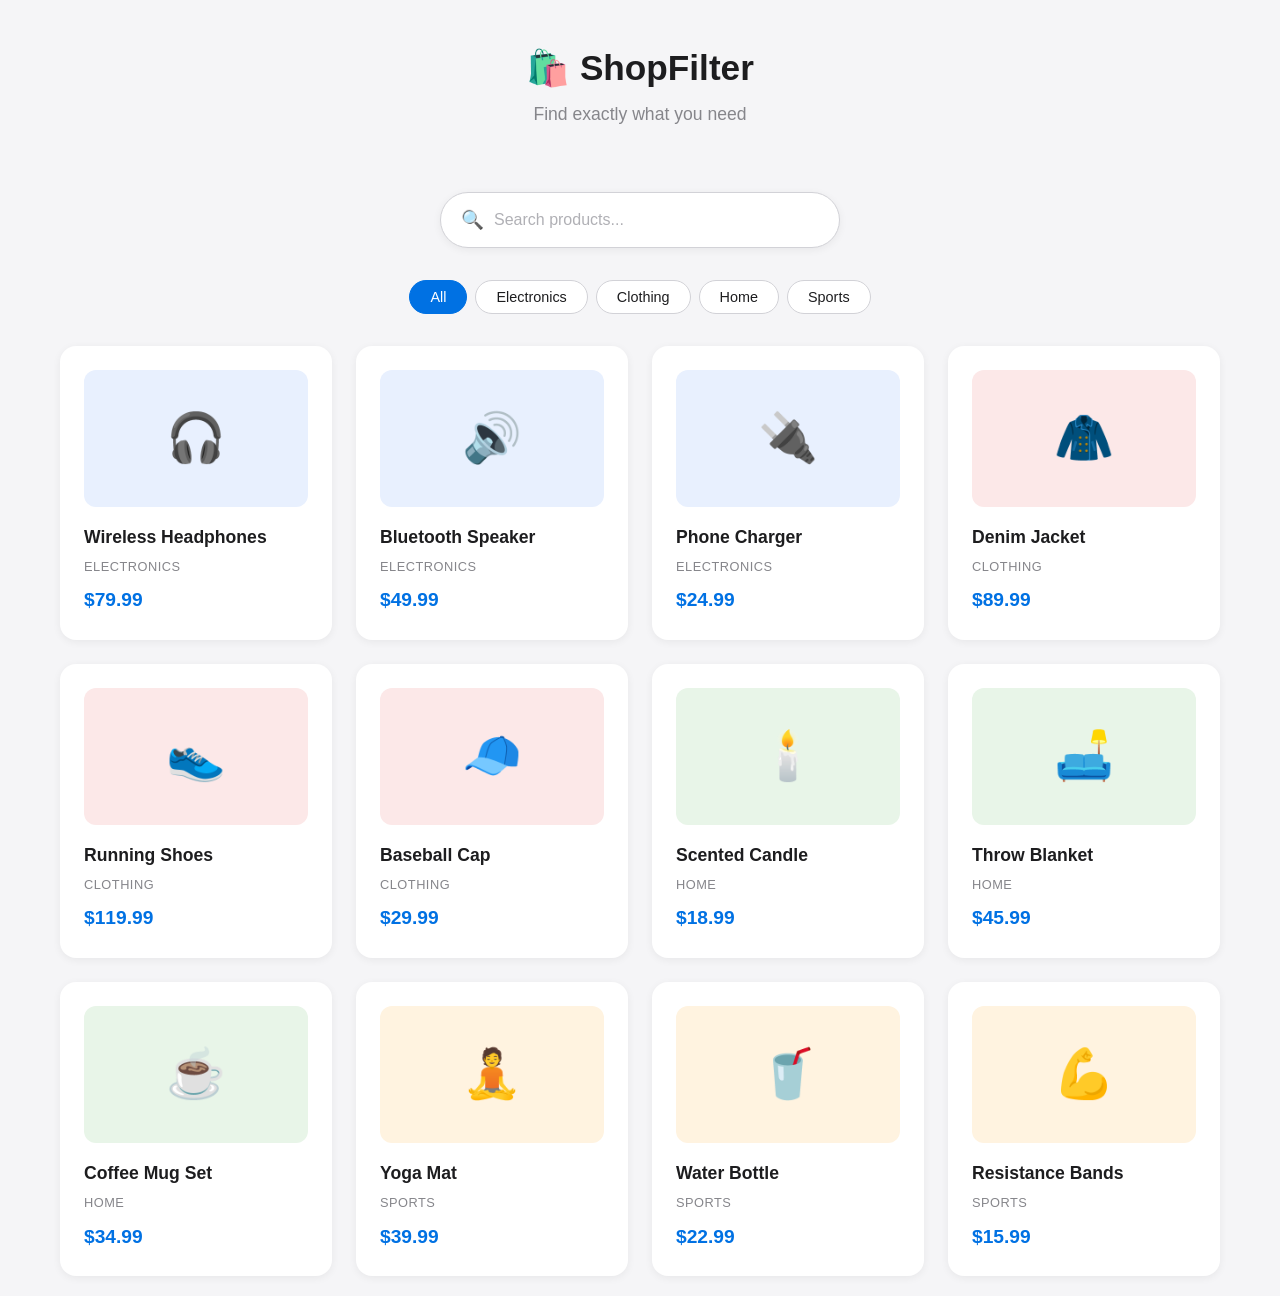
<file: index.html>
<!DOCTYPE html>
<html lang="en">
<head>
    <meta charset="UTF-8">
    <meta name="viewport" content="width=device-width, initial-scale=1.0">
    <title>Product Filter Shop</title>
    <link rel="stylesheet" href="styles.css">
</head>
<body>
    <header>
        <h1>🛍️ ShopFilter</h1>
        <p class="subtitle">Find exactly what you need</p>
    </header>

    <main>
        <div class="search-container">
            <span class="search-icon" aria-hidden="true">🔍</span>
            <input type="text" id="search-input" placeholder="Search products..." aria-label="Search products">
        </div>

        <div class="filter-buttons">
            <button class="filter-btn active" data-category="all">All</button>
            <button class="filter-btn" data-category="electronics">Electronics</button>
            <button class="filter-btn" data-category="clothing">Clothing</button>
            <button class="filter-btn" data-category="home">Home</button>
            <button class="filter-btn" data-category="sports">Sports</button>
        </div>

        <div id="no-results" hidden>
            <span class="no-results-icon">🔍</span>
            <p>No products found. Try a different search or category.</p>
        </div>

        <div class="products-grid">

            <div class="product-card" data-category="electronics" data-name="Wireless Headphones" data-price="79.99">
                <div class="card-image electronics" aria-hidden="true">🎧</div>
                <h3>Wireless Headphones</h3>
                <p class="category-tag">Electronics</p>
                <p class="price">$79.99</p>
            </div>

            <div class="product-card" data-category="electronics" data-name="Bluetooth Speaker" data-price="49.99">
                <div class="card-image electronics" aria-hidden="true">🔊</div>
                <h3>Bluetooth Speaker</h3>
                <p class="category-tag">Electronics</p>
                <p class="price">$49.99</p>
            </div>

            <div class="product-card" data-category="electronics" data-name="Phone Charger" data-price="24.99">
                <div class="card-image electronics" aria-hidden="true">🔌</div>
                <h3>Phone Charger</h3>
                <p class="category-tag">Electronics</p>
                <p class="price">$24.99</p>
            </div>

            <div class="product-card" data-category="clothing" data-name="Denim Jacket" data-price="89.99">
                <div class="card-image clothing" aria-hidden="true">🧥</div>
                <h3>Denim Jacket</h3>
                <p class="category-tag">Clothing</p>
                <p class="price">$89.99</p>
            </div>

            <div class="product-card" data-category="clothing" data-name="Running Shoes" data-price="119.99">
                <div class="card-image clothing" aria-hidden="true">👟</div>
                <h3>Running Shoes</h3>
                <p class="category-tag">Clothing</p>
                <p class="price">$119.99</p>
            </div>

            <div class="product-card" data-category="clothing" data-name="Baseball Cap" data-price="29.99">
                <div class="card-image clothing" aria-hidden="true">🧢</div>
                <h3>Baseball Cap</h3>
                <p class="category-tag">Clothing</p>
                <p class="price">$29.99</p>
            </div>

            <div class="product-card" data-category="home" data-name="Scented Candle" data-price="18.99">
                <div class="card-image home" aria-hidden="true">🕯️</div>
                <h3>Scented Candle</h3>
                <p class="category-tag">Home</p>
                <p class="price">$18.99</p>
            </div>

            <div class="product-card" data-category="home" data-name="Throw Blanket" data-price="45.99">
                <div class="card-image home" aria-hidden="true">🛋️</div>
                <h3>Throw Blanket</h3>
                <p class="category-tag">Home</p>
                <p class="price">$45.99</p>
            </div>

            <div class="product-card" data-category="home" data-name="Coffee Mug Set" data-price="34.99">
                <div class="card-image home" aria-hidden="true">☕</div>
                <h3>Coffee Mug Set</h3>
                <p class="category-tag">Home</p>
                <p class="price">$34.99</p>
            </div>

            <div class="product-card" data-category="sports" data-name="Yoga Mat" data-price="39.99">
                <div class="card-image sports" aria-hidden="true">🧘</div>
                <h3>Yoga Mat</h3>
                <p class="category-tag">Sports</p>
                <p class="price">$39.99</p>
            </div>

            <div class="product-card" data-category="sports" data-name="Water Bottle" data-price="22.99">
                <div class="card-image sports" aria-hidden="true">🥤</div>
                <h3>Water Bottle</h3>
                <p class="category-tag">Sports</p>
                <p class="price">$22.99</p>
            </div>

            <div class="product-card" data-category="sports" data-name="Resistance Bands" data-price="15.99">
                <div class="card-image sports" aria-hidden="true">💪</div>
                <h3>Resistance Bands</h3>
                <p class="category-tag">Sports</p>
                <p class="price">$15.99</p>
            </div>

        </div>
    </main>

    <script src="script.js"></script>
</body>
</html>
</file>
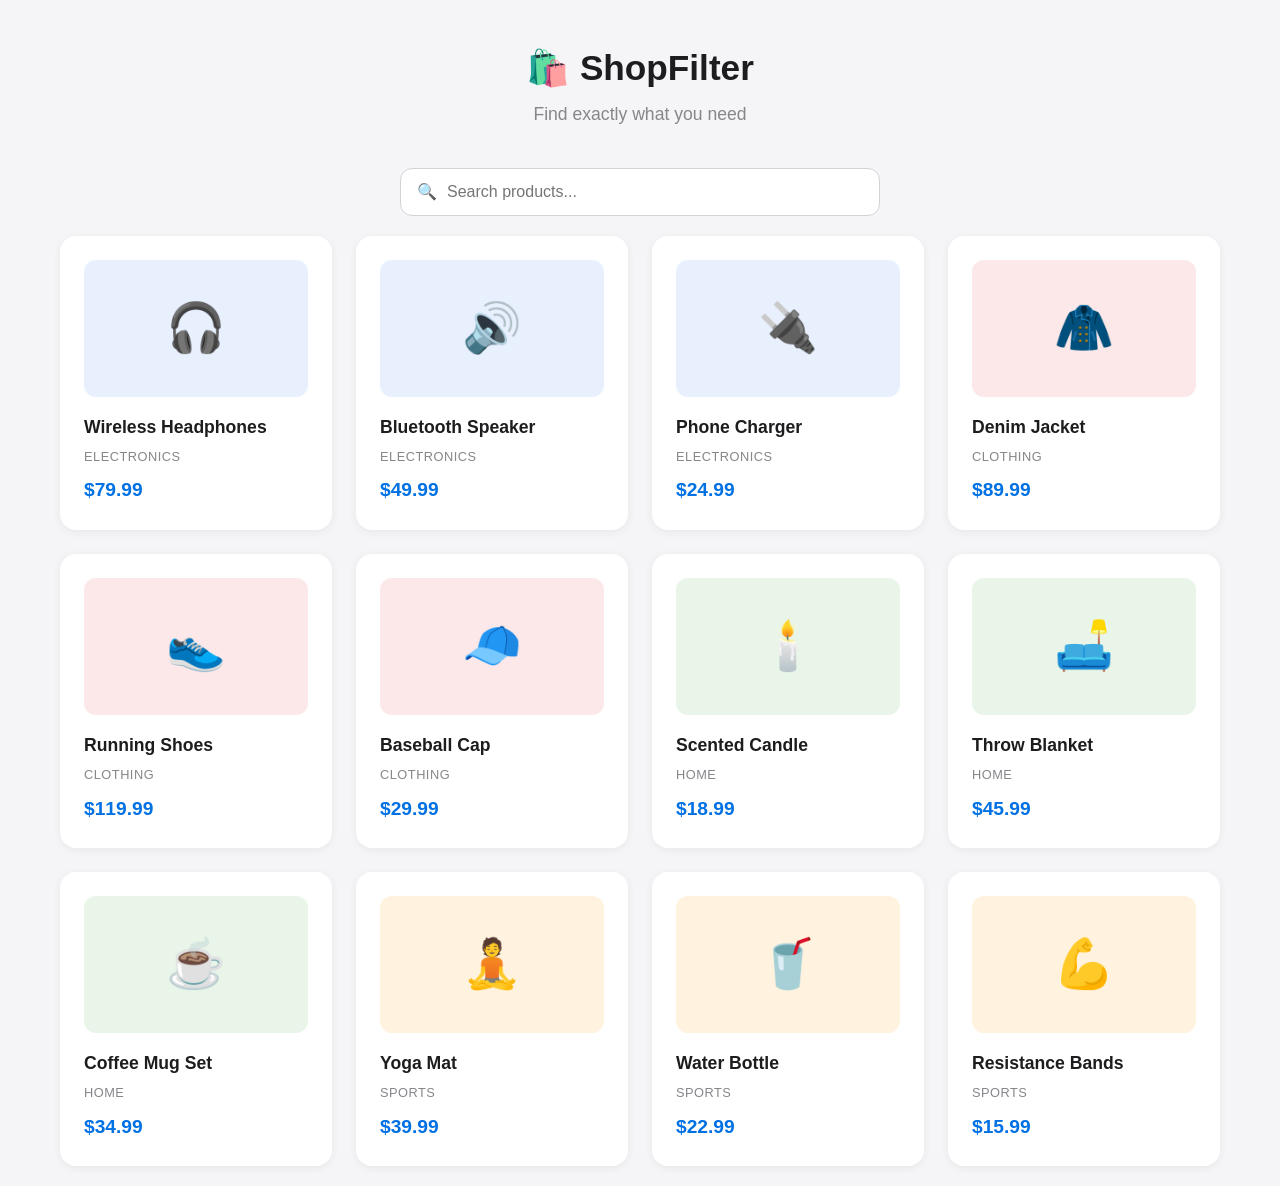
<file: week5-search-filter/index.html>
<!DOCTYPE html>
<html lang="en">
<head>
    <meta charset="UTF-8">
    <meta name="viewport" content="width=device-width, initial-scale=1.0">
    <title>Product Filter Shop</title>
    <link rel="stylesheet" href="styles.css">
</head>
<body>
    <header>
        <h1>🛍️ ShopFilter</h1>
        <p class="subtitle">Find exactly what you need</p>
    </header>

    <main>
        <div class="search-container">
            <span class="search-icon" aria-hidden="true">🔍</span>
            <input type="text" id="search-input" placeholder="Search products..." aria-label="Search products">
        </div>

        <p id="no-results" hidden>No products match your search.</p>

        <div class="products-grid">

            <div class="product-card" data-category="electronics" data-name="Wireless Headphones" data-price="79.99">
                <div class="card-image electronics" aria-hidden="true">🎧</div>
                <h3>Wireless Headphones</h3>
                <p class="category-tag">Electronics</p>
                <p class="price">$79.99</p>
            </div>

            <div class="product-card" data-category="electronics" data-name="Bluetooth Speaker" data-price="49.99">
                <div class="card-image electronics" aria-hidden="true">🔊</div>
                <h3>Bluetooth Speaker</h3>
                <p class="category-tag">Electronics</p>
                <p class="price">$49.99</p>
            </div>

            <div class="product-card" data-category="electronics" data-name="Phone Charger" data-price="24.99">
                <div class="card-image electronics" aria-hidden="true">🔌</div>
                <h3>Phone Charger</h3>
                <p class="category-tag">Electronics</p>
                <p class="price">$24.99</p>
            </div>

            <div class="product-card" data-category="clothing" data-name="Denim Jacket" data-price="89.99">
                <div class="card-image clothing" aria-hidden="true">🧥</div>
                <h3>Denim Jacket</h3>
                <p class="category-tag">Clothing</p>
                <p class="price">$89.99</p>
            </div>

            <div class="product-card" data-category="clothing" data-name="Running Shoes" data-price="119.99">
                <div class="card-image clothing" aria-hidden="true">👟</div>
                <h3>Running Shoes</h3>
                <p class="category-tag">Clothing</p>
                <p class="price">$119.99</p>
            </div>

            <div class="product-card" data-category="clothing" data-name="Baseball Cap" data-price="29.99">
                <div class="card-image clothing" aria-hidden="true">🧢</div>
                <h3>Baseball Cap</h3>
                <p class="category-tag">Clothing</p>
                <p class="price">$29.99</p>
            </div>

            <div class="product-card" data-category="home" data-name="Scented Candle" data-price="18.99">
                <div class="card-image home" aria-hidden="true">🕯️</div>
                <h3>Scented Candle</h3>
                <p class="category-tag">Home</p>
                <p class="price">$18.99</p>
            </div>

            <div class="product-card" data-category="home" data-name="Throw Blanket" data-price="45.99">
                <div class="card-image home" aria-hidden="true">🛋️</div>
                <h3>Throw Blanket</h3>
                <p class="category-tag">Home</p>
                <p class="price">$45.99</p>
            </div>

            <div class="product-card" data-category="home" data-name="Coffee Mug Set" data-price="34.99">
                <div class="card-image home" aria-hidden="true">☕</div>
                <h3>Coffee Mug Set</h3>
                <p class="category-tag">Home</p>
                <p class="price">$34.99</p>
            </div>

            <div class="product-card" data-category="sports" data-name="Yoga Mat" data-price="39.99">
                <div class="card-image sports" aria-hidden="true">🧘</div>
                <h3>Yoga Mat</h3>
                <p class="category-tag">Sports</p>
                <p class="price">$39.99</p>
            </div>

            <div class="product-card" data-category="sports" data-name="Water Bottle" data-price="22.99">
                <div class="card-image sports" aria-hidden="true">🥤</div>
                <h3>Water Bottle</h3>
                <p class="category-tag">Sports</p>
                <p class="price">$22.99</p>
            </div>

            <div class="product-card" data-category="sports" data-name="Resistance Bands" data-price="15.99">
                <div class="card-image sports" aria-hidden="true">💪</div>
                <h3>Resistance Bands</h3>
                <p class="category-tag">Sports</p>
                <p class="price">$15.99</p>
            </div>

        </div>
    </main>

    <script src="script.js"></script>
</body>
</html>
</file>
<file: styles.css>
/* ===== RESET & BASE ===== */
* {
    margin: 0;
    padding: 0;
    box-sizing: border-box;
}

body {
    font-family: 'Segoe UI', Tahoma, Geneva, Verdana, sans-serif;
    background-color: #f5f5f7;
    color: #1d1d1f;
    line-height: 1.6;
}

/* ===== HEADER ===== */
header {
    text-align: center;
    padding: 40px 20px 20px;
}

header h1 {
    font-size: 2.2rem;
    font-weight: 700;
    color: #1d1d1f;
}

.subtitle {
    color: #86868b;
    font-size: 1.1rem;
    margin-top: 4px;
}

/* ===== MAIN LAYOUT ===== */
main {
    max-width: 1200px;
    margin: 0 auto;
    padding: 20px;
}

/* ===== SEARCH ===== */
.search-container {
    display: flex;
    align-items: center;
    background: #ffffff;
    border: 1.5px solid #d2d2d7;
    border-radius: 50px;
    padding: 12px 20px;
    max-width: 400px;
    width: 100%;
    margin: 24px auto 32px;
    gap: 10px;
    box-shadow: 0 2px 8px rgba(0, 0, 0, 0.06);
    transition: border-color 0.2s ease, box-shadow 0.2s ease;
}

.search-icon {
    font-size: 1.15rem;
    flex-shrink: 0;
}

#search-input {
    border: none;
    outline: none;
    font-size: 16px;
    width: 100%;
    background: transparent;
    color: #1d1d1f;
}

#search-input::placeholder {
    color: #b0b0b5;
}

.search-container:focus-within {
    border-color: #0071e3;
    box-shadow: 0 0 0 3px rgba(0, 113, 227, 0.2);
}

#no-results {
    text-align: center;
    color: #86868b;
    padding: 60px 20px;
}

.no-results-icon {
    display: block;
    font-size: 2.5rem;
    margin-bottom: 12px;
}

#no-results p {
    font-size: 1rem;
}

/* ===== FILTER BUTTONS ===== */
.filter-buttons {
    display: flex;
    flex-wrap: wrap;
    justify-content: center;
    gap: 8px;
    margin-bottom: 32px;
}

.filter-btn {
    background: #ffffff;
    border: 1.5px solid #d2d2d7;
    border-radius: 50px;
    padding: 8px 20px;
    font-size: 0.9rem;
    font-weight: 500;
    color: #1d1d1f;
    cursor: pointer;
    transition: background 0.2s ease, border-color 0.2s ease, color 0.2s ease;
}

.filter-btn:hover {
    border-color: #0071e3;
    color: #0071e3;
}

.filter-btn.active {
    background: #0071e3;
    border-color: #0071e3;
    color: #ffffff;
}

/* ===== PRODUCT GRID ===== */
.products-grid {
    display: grid;
    grid-template-columns: repeat(auto-fill, minmax(260px, 1fr));
    gap: 24px;
}

/* ===== PRODUCT CARDS ===== */
.product-card {
    background: #ffffff;
    border-radius: 16px;
    padding: 24px;
    box-shadow: 0 2px 8px rgba(0, 0, 0, 0.06);
    transition: transform 0.2s ease, box-shadow 0.2s ease;
}

.product-card:hover {
    transform: translateY(-4px);
    box-shadow: 0 8px 24px rgba(0, 0, 0, 0.1);
}

.card-image {
    font-size: 3rem;
    text-align: center;
    padding: 30px;
    border-radius: 12px;
    margin-bottom: 16px;
}

.card-image.electronics { background: #e8f0fe; }
.card-image.clothing { background: #fce8e8; }
.card-image.home { background: #e8f5e8; }
.card-image.sports { background: #fff3e0; }

.product-card h3 {
    font-size: 1.1rem;
    font-weight: 600;
    margin-bottom: 6px;
}

.category-tag {
    font-size: 0.8rem;
    color: #86868b;
    text-transform: uppercase;
    letter-spacing: 0.5px;
    margin-bottom: 8px;
}

.price {
    font-size: 1.2rem;
    font-weight: 700;
    color: #0071e3;
}

/* ===== RESPONSIVE ===== */
@media (max-width: 768px) {
    header h1 {
        font-size: 1.8rem;
    }
    .products-grid {
        grid-template-columns: repeat(auto-fill, minmax(200px, 1fr));
        gap: 16px;
    }
}
</file>
<file: week5-search-filter/styles.css>
/* ===== RESET & BASE ===== */
* {
    margin: 0;
    padding: 0;
    box-sizing: border-box;
}

body {
    font-family: 'Segoe UI', Tahoma, Geneva, Verdana, sans-serif;
    background-color: #f5f5f7;
    color: #1d1d1f;
    line-height: 1.6;
}

/* ===== HEADER ===== */
header {
    text-align: center;
    padding: 40px 20px 20px;
}

header h1 {
    font-size: 2.2rem;
    font-weight: 700;
    color: #1d1d1f;
}

.subtitle {
    color: #86868b;
    font-size: 1.1rem;
    margin-top: 4px;
}

/* ===== MAIN LAYOUT ===== */
main {
    max-width: 1200px;
    margin: 0 auto;
    padding: 20px;
}

/* ===== SEARCH ===== */
.search-container {
    display: flex;
    align-items: center;
    background: #ffffff;
    border: 1.5px solid #d2d2d7;
    border-radius: 12px;
    padding: 10px 16px;
    max-width: 480px;
    margin: 0 auto;
    gap: 10px;
}

.search-icon {
    font-size: 1rem;
    flex-shrink: 0;
}

#search-input {
    border: none;
    outline: none;
    font-size: 1rem;
    width: 100%;
    background: transparent;
    color: #1d1d1f;
}

.search-container:focus-within {
    border-color: #0071e3;
    box-shadow: 0 0 0 3px rgba(0, 113, 227, 0.2);
}

#no-results {
    text-align: center;
    color: #86868b;
    font-size: 1rem;
    padding: 40px 0;
}

/* ===== PRODUCT GRID ===== */
.products-grid {
    display: grid;
    grid-template-columns: repeat(auto-fill, minmax(260px, 1fr));
    gap: 24px;
    margin-top: 20px;
}

/* ===== PRODUCT CARDS ===== */
.product-card {
    background: #ffffff;
    border-radius: 16px;
    padding: 24px;
    box-shadow: 0 2px 8px rgba(0, 0, 0, 0.06);
    transition: transform 0.2s ease, box-shadow 0.2s ease;
}

.product-card:hover {
    transform: translateY(-4px);
    box-shadow: 0 8px 24px rgba(0, 0, 0, 0.1);
}

.card-image {
    font-size: 3rem;
    text-align: center;
    padding: 30px;
    border-radius: 12px;
    margin-bottom: 16px;
}

.card-image.electronics { background: #e8f0fe; }
.card-image.clothing { background: #fce8e8; }
.card-image.home { background: #e8f5e8; }
.card-image.sports { background: #fff3e0; }

.product-card h3 {
    font-size: 1.1rem;
    font-weight: 600;
    margin-bottom: 6px;
}

.category-tag {
    font-size: 0.8rem;
    color: #86868b;
    text-transform: uppercase;
    letter-spacing: 0.5px;
    margin-bottom: 8px;
}

.price {
    font-size: 1.2rem;
    font-weight: 700;
    color: #0071e3;
}

/* ===== RESPONSIVE ===== */
@media (max-width: 768px) {
    header h1 {
        font-size: 1.8rem;
    }
    .products-grid {
        grid-template-columns: repeat(auto-fill, minmax(200px, 1fr));
        gap: 16px;
    }
}
</file>
